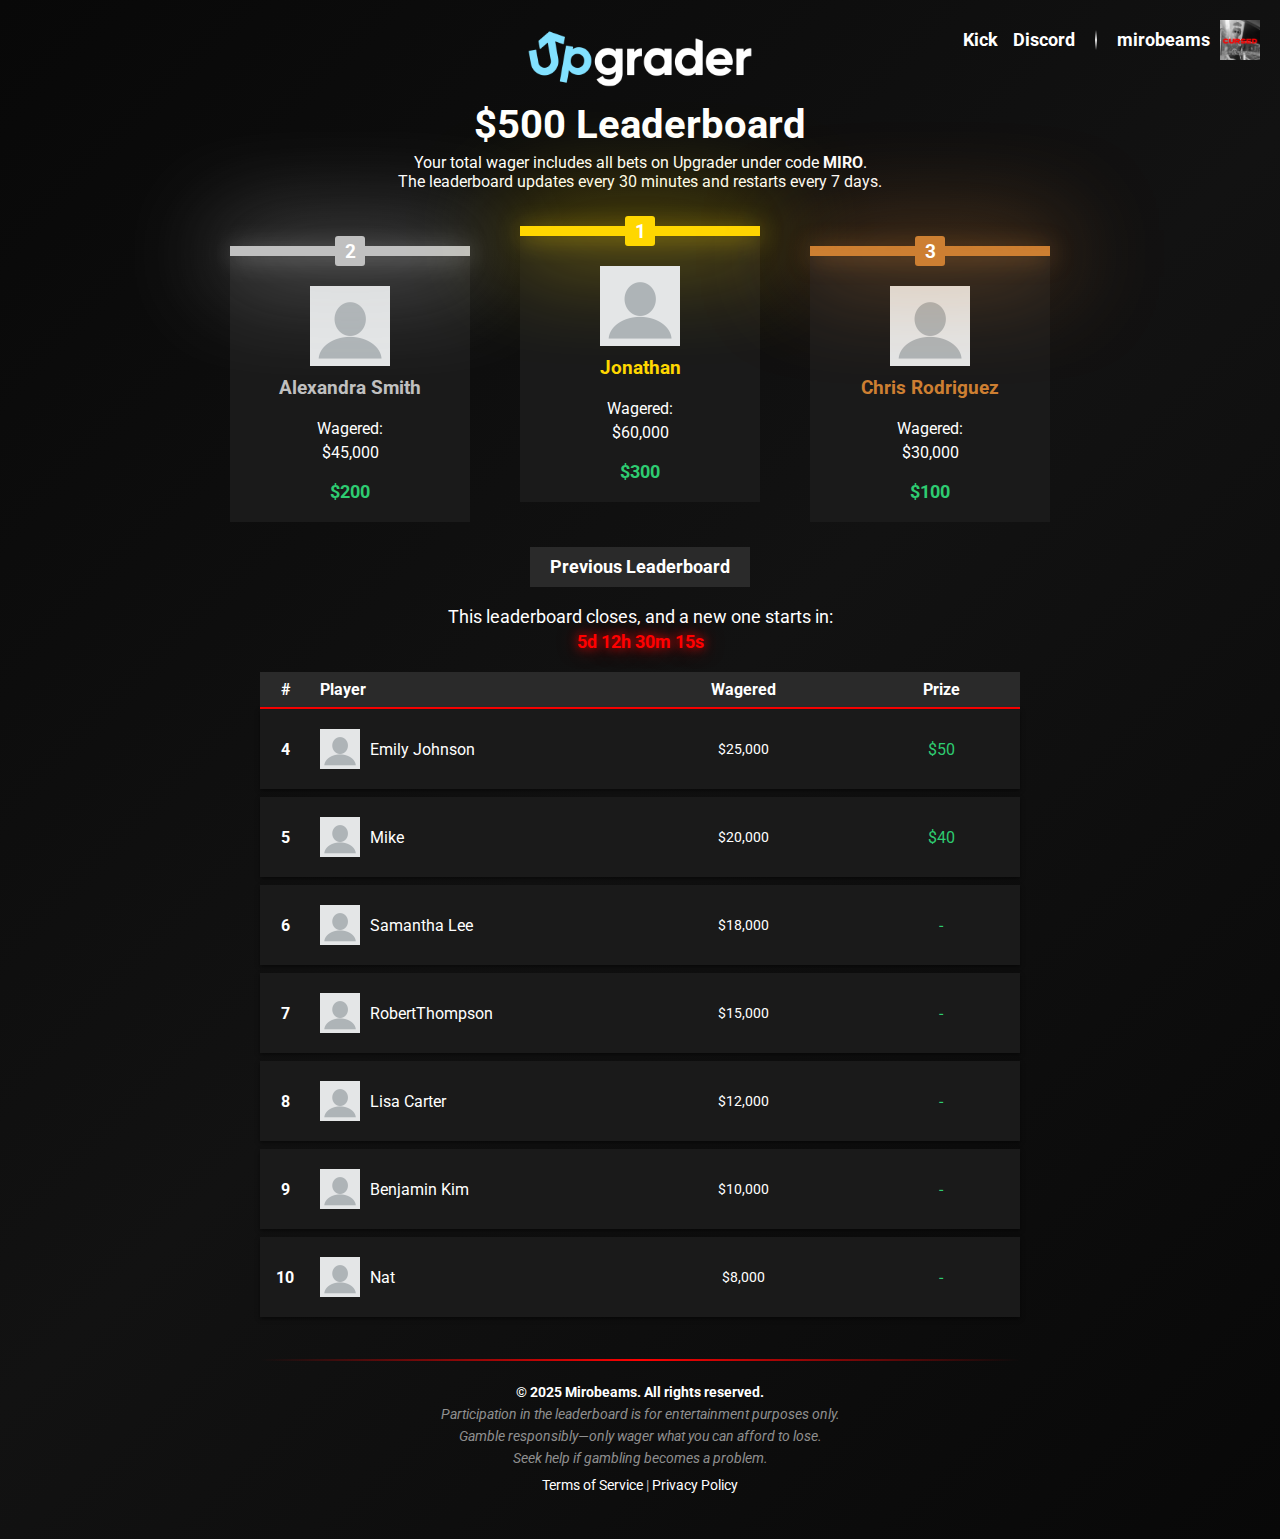
<file: index.html>
<!DOCTYPE html>
<html lang="en">
<head>
    <meta charset="UTF-8">
    <meta name="viewport" content="width=device-width, initial-scale=1.0">
    <title>$500 Upgrader Leaderboard - Mirobeams</title>
    <link rel="stylesheet" href="styles.css">
    <link href="https://fonts.googleapis.com/css2?family=Roboto:wght@400;700&display=swap" rel="stylesheet">
</head>
<body>
    <header class="header-menu">
        <div class="right-menu">
            <div class="menu-links">
                <a href="https://kick.com/mirobeams" target="_blank" class="menu-item">Kick</a>
                <a href="https://discord.gg/yVCwxnV49t" target="_blank" class="menu-item">Discord</a>
            </div>
            <div class="separator"></div>
            <div class="user-profile">
                <span class="username-header">mirobeams</span>
                <img src="miro.png" alt="Mirobeams Avatar" class="header-avatar">
            </div>
        </div>
    </header>

    <a href="https://upgrader.com/r/MIRO" target="_blank">
        <img src="upgrader.png" alt="Upgrader Logo" class="logo">
    </a>
    <h1>$500 Leaderboard</h1>
    <div class="update-info">
        Your total wager includes all bets on Upgrader under code <b>MIRO</b>.<br>
        The leaderboard updates every 30 minutes and restarts every 7 days.
    </div>

    <div class="podium-container">
        <div class="podium second">
            <div class="podium-rank">2</div>
            <img src="placeholder.png" alt="Avatar" class="avatar">
            <div class="username">Alexandra Smith</div>
            <div class="stats">Wagered:</div>
            <div class="stats wager-amount">$45,000</div>
            <div class="reward">$200</div>
        </div>
        <div class="podium first">
            <div class="podium-rank">1</div>
            <img src="placeholder.png" alt="Avatar" class="avatar">
            <div class="username">Jonathan</div>
            <div class="stats">Wagered:</div>
            <div class="stats wager-amount">$60,000</div>
            <div class="reward">$300</div>
        </div>
        <div class="podium third">
            <div class="podium-rank">3</div>
            <img src="placeholder.png" alt="Avatar" class="avatar">
            <div class="username">Chris Rodriguez</div>
            <div class="stats">Wagered:</div>
            <div class="stats wager-amount">$30,000</div>
            <div class="reward">$100</div>
        </div>
    </div>
    
    <div class="previous-leaderboard">
        <a href="previous-leaderboard.html" class="previous-btn">Previous Leaderboard</a>
    </div>

    <div class="countdown-container">
        <div class="countdown-text">This leaderboard closes, and a new one starts in:</div>
        <div class="countdown-timer" id="countdown">5d 12h 30m 15s</div>
    </div>

    <div class="list-container">
        <div class="list-header">
            <div class="header-item">#</div>
            <div class="header-item"><span class="player-header">Player</span></div>
            <div class="header-item">Wagered</div>
            <div class="header-item">Prize</div>
        </div>
        <div class="list-item">
            <div class="placement">4</div>
            <div class="info">
                <img src="placeholder.png" alt="Avatar">
                <div class="username">Emily Johnson</div>
            </div>
            <div class="wager">$25,000</div>
            <div class="reward">$50</div>
        </div>
        <div class="list-item">
            <div class="placement">5</div>
            <div class="info">
                <img src="placeholder.png" alt="Avatar">
                <div class="username">Mike</div>
            </div>
            <div class="wager">$20,000</div>
            <div class="reward">$40</div>
        </div>
        <div class="list-item">
            <div class="placement">6</div>
            <div class="info">
                <img src="placeholder.png" alt="Avatar">
                <div class="username">Samantha Lee</div>
            </div>
            <div class="wager">$18,000</div>
            <div class="reward">-</div>
        </div>
        <div class="list-item">
            <div class="placement">7</div>
            <div class="info">
                <img src="placeholder.png" alt="Avatar">
                <div class="username">RobertThompson</div>
            </div>
            <div class="wager">$15,000</div>
            <div class="reward">-</div>
        </div>
        <div class="list-item">
            <div class="placement">8</div>
            <div class="info">
                <img src="placeholder.png" alt="Avatar">
                <div class="username">Lisa Carter</div>
            </div>
            <div class="wager">$12,000</div>
            <div class="reward">-</div>
        </div>
        <div class="list-item">
            <div class="placement">9</div>
            <div class="info">
                <img src="placeholder.png" alt="Avatar">
                <div class="username">Benjamin Kim</div>
            </div>
            <div class="wager">$10,000</div>
            <div class="reward">-</div>
        </div>
        <div class="list-item">
            <div class="placement">10</div>
            <div class="info">
                <img src="placeholder.png" alt="Avatar">
                <div class="username">Nat</div>
            </div>
            <div class="wager">$8,000</div>
            <div class="reward">-</div>
        </div>
    </div>

    <script src="script.js"></script>
    <footer class="footer">
        <div class="footer-content">
            <p class="copyright">© 2025 Mirobeams. All rights reserved.</p>
            <p class="disclaimer">Participation in the leaderboard is for entertainment purposes only.</p>
            <p class="disclaimer">Gamble responsibly—only wager what you can afford to lose.</p>
            <p class="disclaimer">Seek help if gambling becomes a problem.</p>
            <p class="footer-links">
            <a href="terms-of-service.html">Terms of Service</a> | 
            <a href="privacy-policy.html">Privacy Policy</a>
        </p>
        </div>
    </footer>
</body>
</html>
</file>
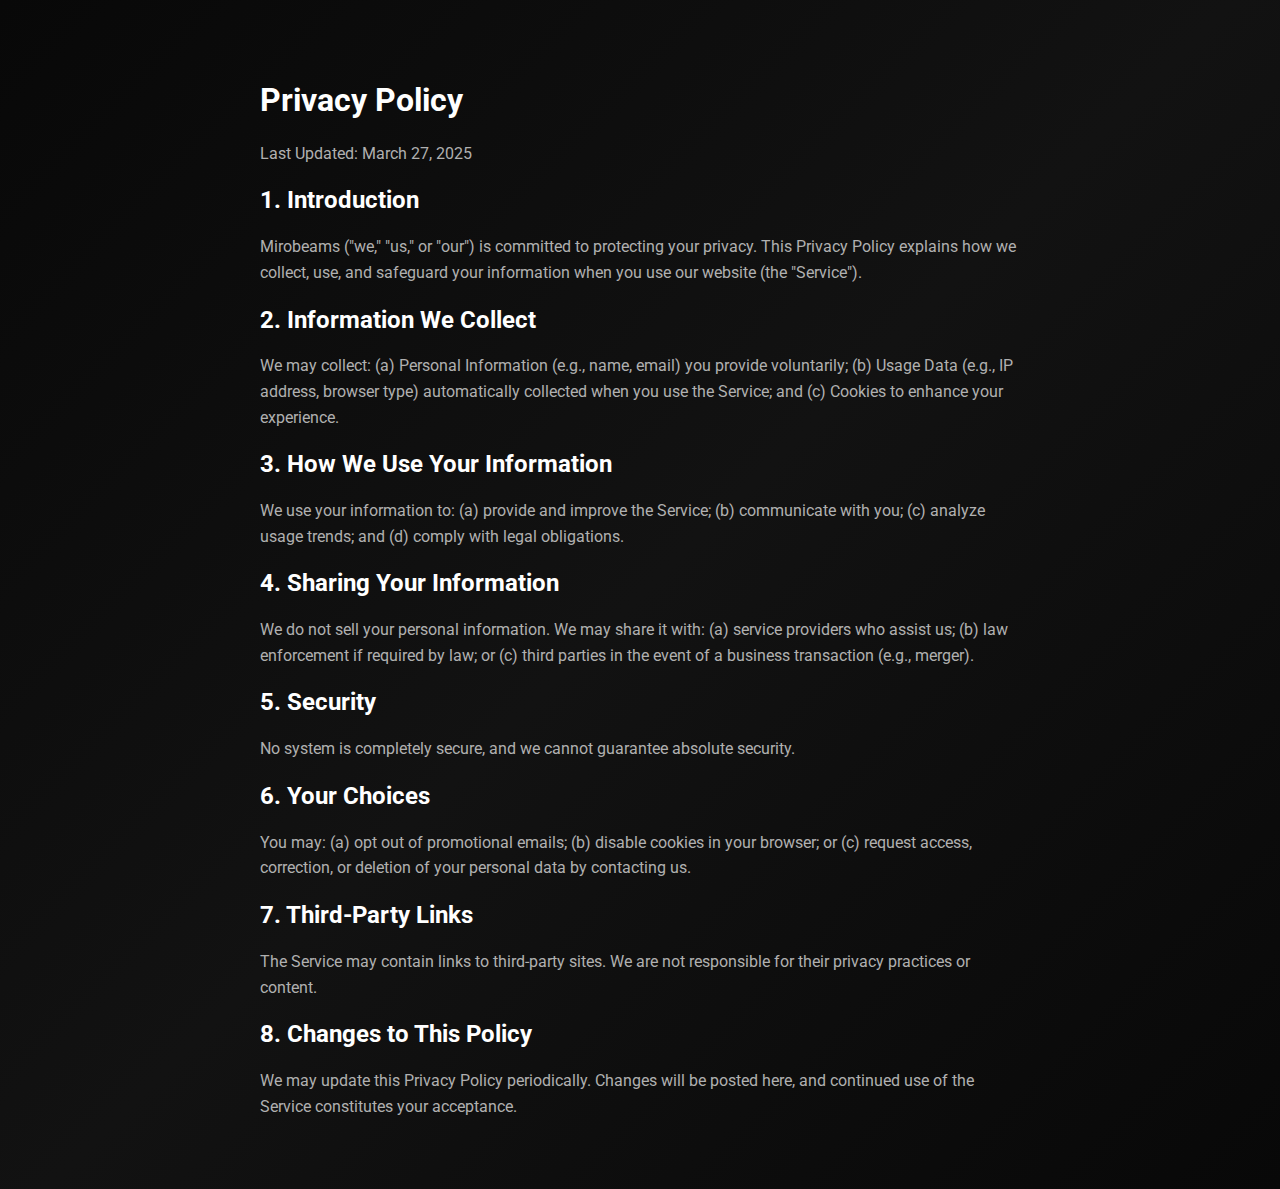
<file: privacy-policy.html>
<!DOCTYPE html>
<html lang="en">
<head>
<link href="https://fonts.googleapis.com/css2?family=Roboto:wght@400;700&display=swap" rel="stylesheet">
    <meta charset="UTF-8">
    <meta name="viewport" content="width=device-width, initial-scale=1.0">
    <title>Privacy Policy - Mirobeams</title>
    <style>
    body { 
        font-family: 'Roboto', sans-serif;
        color: #b0b0b0; 
        background: linear-gradient(135deg, #080808 0%, #121212 50%, #080808 100%);
        max-width: 760px; 
        margin: 40px auto; 
        padding: 20px; 
    }
    h1 { 
        color: #ffffff; 
        font-size: 2em; 
        animation: fadeIn 0.1s ease-in forwards; 
    }
    h2 { 
        color: #ffffff; 
        font-size: 1.5em; 
        margin-top: 20px; 
        animation: fadeIn 0.1s ease-in forwards; 
    }
    p { 
        line-height: 1.6; 
        margin: 10px 0; 
        animation: fadeIn 0.1s ease-in forwards; 
    }
    a { 
        color: #ff0000; 
        text-decoration: none; 
        animation: fadeIn 0.1s ease-in forwards; 
    }
    a:hover { 
        text-decoration: underline; 
        animation: fadeIn 0.1s ease-in forwards; 
    }
    
    @keyframes fadeIn {
        from {
            opacity: 0;
        }
        to {
            opacity: 1;
        }
    }
</style>
</head>
<body>
    <h1>Privacy Policy</h1>
    <p>Last Updated: March 27, 2025</p>

    <h2>1. Introduction</h2>
    <p>Mirobeams ("we," "us," or "our") is committed to protecting your privacy. This Privacy Policy explains how we collect, use, and safeguard your information when you use our website (the "Service").</p>

    <h2>2. Information We Collect</h2>
    <p>We may collect: (a) Personal Information (e.g., name, email) you provide voluntarily; (b) Usage Data (e.g., IP address, browser type) automatically collected when you use the Service; and (c) Cookies to enhance your experience.</p>

    <h2>3. How We Use Your Information</h2>
    <p>We use your information to: (a) provide and improve the Service; (b) communicate with you; (c) analyze usage trends; and (d) comply with legal obligations.</p>

    <h2>4. Sharing Your Information</h2>
    <p>We do not sell your personal information. We may share it with: (a) service providers who assist us; (b) law enforcement if required by law; or (c) third parties in the event of a business transaction (e.g., merger).</p>

    <h2>5. Security</h2>
    <p>No system is completely secure, and we cannot guarantee absolute security.</p>

    <h2>6. Your Choices</h2>
    <p>You may: (a) opt out of promotional emails; (b) disable cookies in your browser; or (c) request access, correction, or deletion of your personal data by contacting us.</p>

    <h2>7. Third-Party Links</h2>
    <p>The Service may contain links to third-party sites. We are not responsible for their privacy practices or content.</p>

    <h2>8. Changes to This Policy</h2>
    <p>We may update this Privacy Policy periodically. Changes will be posted here, and continued use of the Service constitutes your acceptance.</p>
</body>
</html>
</file>
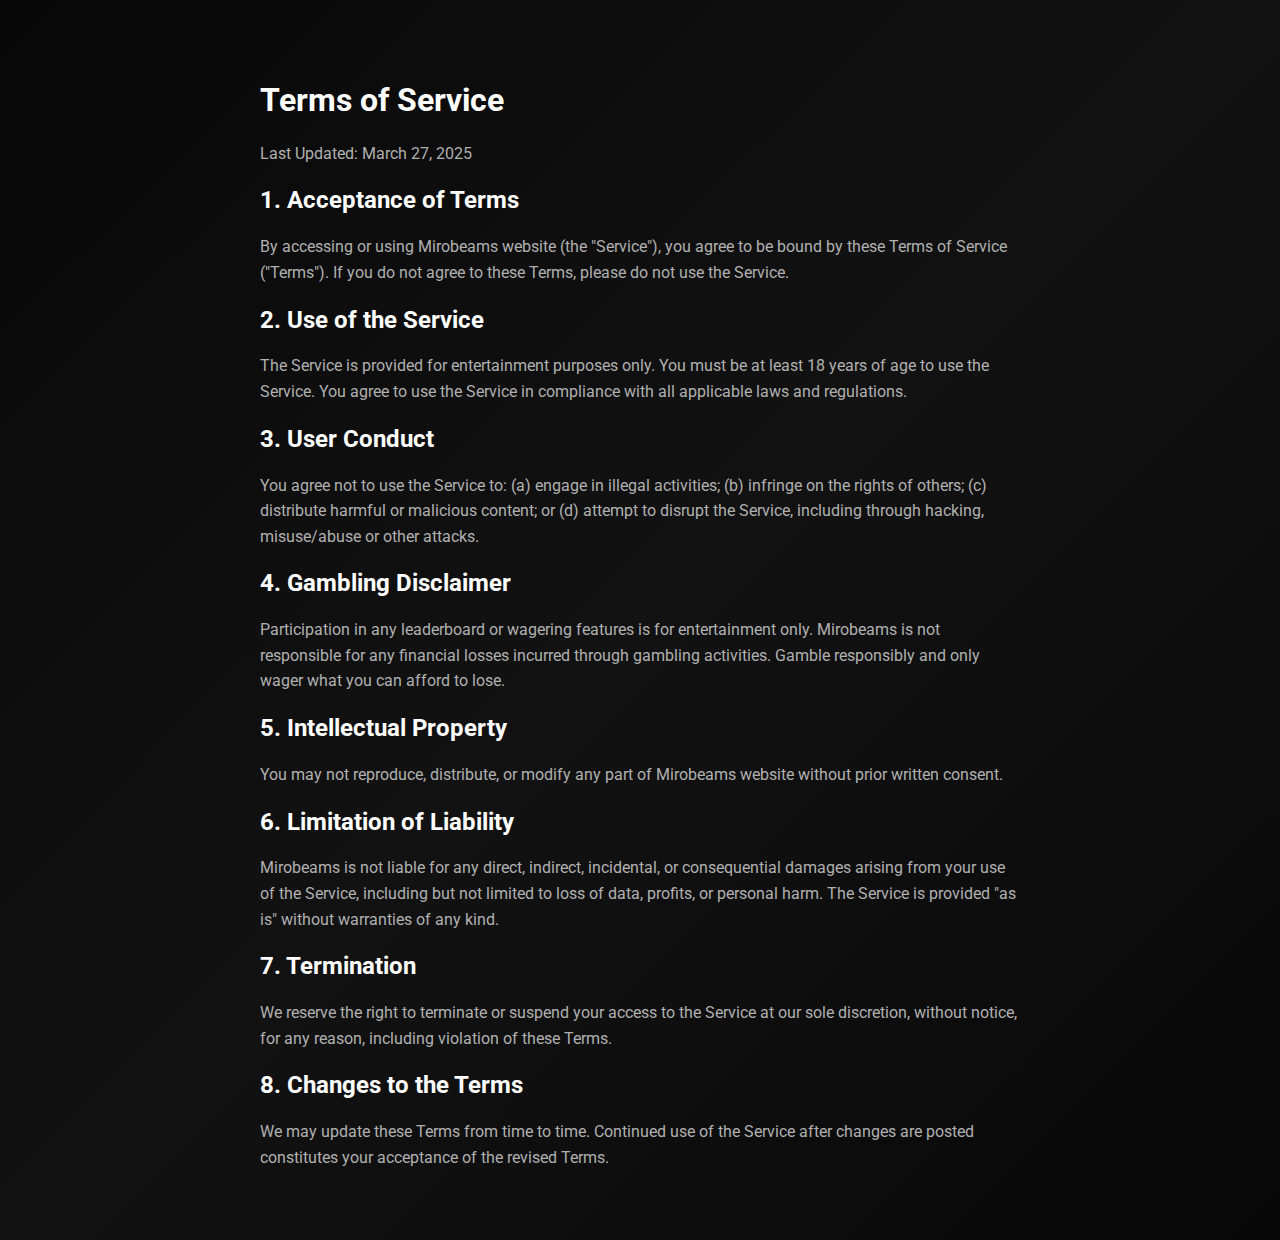
<file: terms-of-service.html>
<!DOCTYPE html>
<html lang="en">
<head>
<link href="https://fonts.googleapis.com/css2?family=Roboto:wght@400;700&display=swap" rel="stylesheet">
    <meta charset="UTF-8">
    <meta name="viewport" content="width=device-width, initial-scale=1.0">
    <title>Terms of Service - Mirobeams</title>
    <style>
    body { 
        font-family: 'Roboto', sans-serif;
        color: #b0b0b0; 
        background: linear-gradient(135deg, #080808 0%, #121212 50%, #080808 100%);
        max-width: 760px; 
        margin: 40px auto; 
        padding: 20px; 
    }
    h1 { 
        color: #ffffff; 
        font-size: 2em; 
        animation: fadeIn 0.1s ease-in forwards; 
    }
    h2 { 
        color: #ffffff; 
        font-size: 1.5em; 
        margin-top: 20px; 
        animation: fadeIn 0.1s ease-in forwards; 
    }
    p { 
        line-height: 1.6; 
        margin: 10px 0; 
        animation: fadeIn 0.1s ease-in forwards; 
    }
    a { 
        color: #ff0000; 
        text-decoration: none; 
        animation: fadeIn 0.1s ease-in forwards; 
    }
    a:hover { 
        text-decoration: underline; 
        animation: fadeIn 0.1s ease-in forwards; 
    }
    
    @keyframes fadeIn {
        from {
            opacity: 0;
        }
        to {
            opacity: 1;
        }
    }
</style>
</head>
<body>
    <h1>Terms of Service</h1>
    <p>Last Updated: March 27, 2025</p>

    <h2>1. Acceptance of Terms</h2>
    <p>By accessing or using Mirobeams website (the "Service"), you agree to be bound by these Terms of Service ("Terms"). If you do not agree to these Terms, please do not use the Service.</p>

    <h2>2. Use of the Service</h2>
    <p>The Service is provided for entertainment purposes only. You must be at least 18 years of age to use the Service. You agree to use the Service in compliance with all applicable laws and regulations.</p>

    <h2>3. User Conduct</h2>
    <p>You agree not to use the Service to: (a) engage in illegal activities; (b) infringe on the rights of others; (c) distribute harmful or malicious content; or (d) attempt to disrupt the Service, including through hacking, misuse/abuse or other attacks.</p>

    <h2>4. Gambling Disclaimer</h2>
    <p>Participation in any leaderboard or wagering features is for entertainment only. Mirobeams is not responsible for any financial losses incurred through gambling activities. Gamble responsibly and only wager what you can afford to lose.</p>

    <h2>5. Intellectual Property</h2>
    <p>You may not reproduce, distribute, or modify any part of Mirobeams website without prior written consent.</p>

    <h2>6. Limitation of Liability</h2>
    <p>Mirobeams is not liable for any direct, indirect, incidental, or consequential damages arising from your use of the Service, including but not limited to loss of data, profits, or personal harm. The Service is provided "as is" without warranties of any kind.</p>

    <h2>7. Termination</h2>
    <p>We reserve the right to terminate or suspend your access to the Service at our sole discretion, without notice, for any reason, including violation of these Terms.</p>

    <h2>8. Changes to the Terms</h2>
    <p>We may update these Terms from time to time. Continued use of the Service after changes are posted constitutes your acceptance of the revised Terms.</p>
</body>
</html>
</file>
<file: styles.css>
body {
    font-family: 'Roboto', sans-serif;
    background: linear-gradient(135deg, #080808 0%, #121212 50%, #080808 100%);
    margin: 0;
    padding: 20px;
    text-align: center;
    color: #b0b0b0;
    position: relative;
    min-height: 100vh;
    overflow-x: hidden;
    overflow-y: auto;
}

h1 {
    font-size: 2.5em;
    color: #ffffff;
    margin-bottom: 5px;
    margin-top: -25px;
    position: relative;
    z-index: 1;
    display: flex;
    justify-content: center;
    animation: fadeIn 0.1s ease-in forwards;
}

.update-info {
    font-size: 1em;
    color: #ffffff;
    margin-bottom: 50px;
    position: relative;
    z-index: 1;
    animation: fadeIn 0.1s ease-in forwards;
}

.podium-container {
    display: flex;
    justify-content: center;
    gap: 50px;
    margin-bottom: 25px;
    margin-top: 55px;
    position: relative;
    z-index: 1;
    animation: fadeIn 0.1s ease-in forwards;
}

.podium {
    background-color: #1a1a1a;
    border-radius: 0;
    padding: 20px;
    width: 200px;
    display: flex;
    flex-direction: column;
    align-items: center;
    transition: transform 0.2s ease;
    position: relative;
    animation: fadeIn 0.1s ease-in forwards;
}

.podium:hover {
    transform: translateY(-5px);
}

.podium.first {
    transform: translateY(-20px);
    border-top: 5px solid #ffd700;
}

.podium.first::before {
    content: '';
    position: absolute;
    top: -5px;
    left: 0;
    width: 100%;
    height: 5px;
    background: #ffd700;
    box-shadow: 0 0 100px 9px #ffd700, 0 0 25px #ffd700;
    z-index: -1;
}

.podium.first:hover {
    transform: translateY(-25px);
}

.podium.second {
    border-top: 5px solid #c0c0c0;
}

.podium.second::before {
    content: '';
    position: absolute;
    top: -5px;
    left: 0;
    width: 100%;
    height: 5px;
    background: #c0c0c0;
    box-shadow: 0 0 100px 9px #c0c0c0, 0 0 25px #c0c0c0;
    z-index: 0;
}

.podium.third {
    border-top: 5px solid #cd7f32;
}

.podium.third::before {
    content: '';
    position: absolute;
    top: -5px;
    left: 0;
    width: 100%;
    height: 5px;
    background: #cd7f32;
    box-shadow: 0 0 100px 9px #cd7f32, 0 0 25px #cd7f32;
    z-index: 0;
}

.avatar {
    width: 80px;
    height: 80px;
    border-radius: 0;
    margin-bottom: 10px;
    animation: fadeIn 0.1s ease-in forwards;
}

.username {
    font-size: 1.2em;
    font-weight: bold;
    color: #ffffff;
    margin-bottom: 20px;
    animation: fadeIn 0.1s ease-in forwards;
}

.podium.first .username {
    color: #ffd700;
}

.podium.second .username {
    color: #c0c0c0;
}

.podium.third .username {
    color: #cd7f32;
}

.stats {
    font-size: 1em;
    font-weight: normal;
    color: #ffffff;
    margin-bottom: 5px;
    animation: fadeIn 0.1s ease-in forwards;
}

.stats.wager-amount {
    font-weight: normal;
    margin-bottom: 20px;
    color: #ffffff;
}

.reward {
    font-size: 1.1em;
    font-weight: bold;
    color: #2ecc71;
    animation: fadeIn 0.1s ease-in forwards;
}

.list-container {
    max-width: 760px;
    margin: 0 auto;
    position: relative;
    z-index: 1;
    animation: fadeIn 0.1s ease-in forwards;
}

.list-header {
    display: flex;
    background-color: #2a2a2a;
    padding: 8px 0;
    font-weight: bold;
    color: #ffffff;
    border-bottom: 2px solid #ff0000;
    animation: fadeIn 0.1s ease-in forwards;
}

.header-item {
    flex: 1;
    text-align: center;
    font-size: 1em;
}

.header-item:nth-child(1) {
    flex: 0 0 50px;
    text-align: center;
}

.header-item:nth-child(2) {
    flex: 2;
    text-align: left;
}

.header-item:nth-child(2) .player-header {
    display: inline-block;
    margin-left: 10px;
}

.header-item:nth-child(3) {
    flex: 1.5;
}

.header-item:nth-child(4) {
    flex: 1;
}

.list-item {
    display: flex;
    align-items: center;
    background-color: #1a1a1a;
    border-radius: 0;
    box-shadow: 0 2px 4px rgba(0, 0, 0, 0.5);
    padding: 10px 0;
    margin-bottom: 8px;
    min-height: 60px;
    animation: fadeIn 0.1s ease-in forwards;
}

.list-item .placement {
    flex: 0 0 50px;
    text-align: center;
    font-size: 1em;
    font-weight: bold;
    color: #ffffff;
    display: flex;
    align-items: center;
    justify-content: center;
}

.list-item .info {
    flex: 2;
    display: flex;
    align-items: center;
    justify-content: flex-start;
    position: relative;
}

.list-item img {
    width: 40px;
    height: 40px;
    border-radius: 0;
    position: absolute;
    left: 10px;
    animation: fadeIn 0.1s ease-in forwards;
}

.list-item .username {
    font-size: 1em;
    font-weight: normal;
    color: #ffffff;
    margin: 0 0 0 60px;
    text-align: left;
    overflow: visible;
    white-space: nowrap;
}

.list-item .wager {
    flex: 1.5;
    text-align: center;
    font-size: 0.9em;
    font-weight: normal;
    color: #ffffff;
    display: flex;
    align-items: center;
    justify-content: center;
}

.list-item .reward {
    flex: 1;
    text-align: center;
    font-size: 1em;
    font-weight: normal;
    color: #2ecc71;
    margin: 0;
    display: flex;
    align-items: center;
    justify-content: center;
}

.logo {
    width: 250px;
    height: auto;
    margin-bottom: 10px;
    margin-top: -15px;
    position: relative;
    z-index: 1;
    animation: fadeIn 0.1s ease-in forwards;
}

.countdown-container {
    margin: 20px 0;
    color: #ffffff;
    font-size: 1.1em;
    position: relative;
    z-index: 1;
    animation: fadeIn 0.1s ease-in forwards;
}

.countdown-text {
    margin-bottom: 5px;
}

.countdown-timer {
    font-weight: bold;
    color: #ff0000;
    text-shadow: 0 0 10px rgba(255, 0, 0, 0.8), 
                 0 0 20px rgba(255, 0, 0, 0.6);
}

.previous-leaderboard {
    margin: 20px 0;
    position: relative;
    z-index: 1;
    animation: fadeIn 0.1s ease-in forwards;
}

.previous-btn {
    display: inline-block;
    padding: 10px 20px;
    background-color: #2a2a2a;
    color: #ffffff;
    text-decoration: none;
    font-size: 1.1em;
    font-weight: bold;
    border-radius: 0;
    transition: background-color 0.2s ease;
    animation: fadeIn 0.1s ease-in forwards;
}

.previous-btn:hover {
    background-color: #CC0000;
}

.header-menu {
    position: absolute;
    top: 20px;
    left: 20px;
    right: 20px;
    display: flex;
    justify-content: flex-end;
    align-items: center;
    z-index: 2;
    animation: fadeIn 0.1s ease-in forwards;
}

.right-menu {
    display: flex;
    align-items: center;
    gap: 20px;
}

.menu-links {
    display: flex;
    gap: 15px;
}

.menu-item {
    color: #ffffff;
    font-size: 1.1em;
    text-decoration: none;
    font-weight: bold;
    transition: color 0.2s ease;
    animation: fadeIn 0.1s ease-in forwards;
}

.menu-item:hover {
    color: #ff0000;
}

.separator {
    width: 2px;
    height: 20px;
    background: linear-gradient(to bottom, transparent 0%, #ffffff 50%, transparent 100%);
    opacity: 0.9;
    animation: fadeIn 0.1s ease-in forwards;
}

.user-profile {
    display: flex;
    align-items: center;
    gap: 10px;
}

.username-header {
    color: #ffffff;
    font-size: 1.1em;
    font-weight: bold;
    animation: fadeIn 0.1s ease-in forwards;
}

.header-avatar {
    width: 40px;
    height: 40px;
    border-radius: 0;
    animation: fadeIn 0.1s ease-in forwards;
}

.footer-content {
    max-width: 760px;
    margin: 40px auto 0;
    padding: 20px 0;
    border-top: 2px solid transparent;
    background: linear-gradient(to right, transparent 0%, #ff0000 50%, transparent 100%) top / 100% 2px no-repeat;
    position: relative;
    z-index: 1;
    animation: fadeIn 0.1s ease-in forwards;
}

.footer-content p {
    margin: 5px 0;
    font-size: 0.9em;
    color: #b0b0b0;
}

.footer-content .copyright {
    font-weight: bold;
    color: #ffffff;
}

.footer-content .disclaimer {
    font-style: italic;
    opacity: 0.8;
}

.footer-content .footer-links {
    margin-top: 10px;
}

.footer-content .footer-links a {
    color: #ffffff;
    text-decoration: none;
    transition: color 0.3s ease;
    animation: fadeIn 0.1s ease-in forwards;
}

.footer-content .footer-links a:hover {
    color: #ff0000;
}

.podium-rank {
    position: absolute;
    top: -15px;
    left: 50%;
    transform: translateX(-50%);
    width: 30px;
    height: 30px;
    border-radius: 10%;
    display: flex;
    align-items: center;
    justify-content: center;
    font-size: 1.2em;
    font-weight: bold;
    color: #fff;
    z-index: 1;
    animation: fadeIn 0.1s ease-in forwards;
}

.podium.first .podium-rank {
    background-color: #ffd700;
}

.podium.second .podium-rank {
    background-color: #c0c0c0;
}

.podium.third .podium-rank {
    background-color: #cd7f32;
}

.podium {
    padding-top: 35px;
    transition: transform 0.3s ease-out;
}

.podium.first::before,
.podium.second::before,
.podium.third::before {
    top: 0;
    height: 5px;
}

@media (max-width: 768px) {
    .header-menu {
        justify-content: center;
        flex-direction: column;
        gap: 15px;
    }

    .right-menu {
        justify-content: center;
        flex-wrap: wrap;
    }

    .podium-container {
        flex-direction: column;
        align-items: center;
        gap: 30px;
        margin-top: 50px;
    }

    .podium {
        width: 80%;
        max-width: 300px;
    }

    .podium.first {
        order: 1;
    }

    .podium.second {
        order: 2;
    }

    .podium.third {
        order: 3;
    }

    .logo {
        width: 200px;
        margin: 20px auto 0;
        display: block;
    }

    .list-container {
        max-width: 90%;
    }

    .list-header {
        font-size: 0.9em;
    }

    .list-item .username {
        font-size: 0.9em;
    }

    .list-item .wager,
    .list-item .reward {
        font-size: 0.85em;
    }
}

@media (max-width: 480px) {
    body {
        padding: 10px;
    }

    h1 {
        font-size: 1.8em;
        margin-top: -15px;
    }

    .update-info {
        font-size: 0.9em;
        margin-bottom: 30px;
    }

    .header-menu {
        top: 10px;
        left: 10px;
        right: 10px;
        gap: 10px;
    }

    .right-menu {
        gap: 10px;
    }

    .menu-item {
        font-size: 0.9em;
    }

    .username-header {
        font-size: 0.9em;
    }

    .header-avatar {
        width: 30px;
        height: 30px;
    }

    .podium-container {
        margin-top: 40px;
        gap: 20px;
    }

    .podium {
        width: 90%;
        max-width: 250px;
        padding: 15px;
    }

    .podium.first {
        order: 1;
    }

    .podium.second {
        order: 2;
    }

    .podium.third {
        order: 3;
    }

    .avatar {
        width: 60px;
        height: 60px;
    }

    .username {
        font-size: 1em;
    }

    .stats {
        font-size: 0.9em;
    }

    .reward {
        font-size: 1em;
    }

    .logo {
        width: 150px;
        margin: 15px auto 0;
    }

    .countdown-container {
        font-size: 1em;
    }

    .list-container {
        max-width: 100%;
    }

    .list-header {
        font-size: 0.8em;
    }

    .list-item {
        padding: 8px 0;
        min-height: 50px;
    }

    .list-item .placement {
        font-size: 0.9em;
        flex: 0 0 40px;
    }

    .list-item img {
        width: 30px;
        height: 30px;
        left: 5px;
    }

    .list-item .username {
        font-size: 0.85em;
        margin-left: 45px;
    }

    .list-item .wager {
        font-size: 0.8em;
    }

    .list-item .reward {
        font-size: 0.85em;
    }

    .footer-content {
        padding: 15px 0;
    }

    .footer-content p {
        font-size: 0.8em;
    }
}

@keyframes fadeIn {
    from {
        opacity: 0;
    }
    to {
        opacity: 1;
    }
}
</file>
